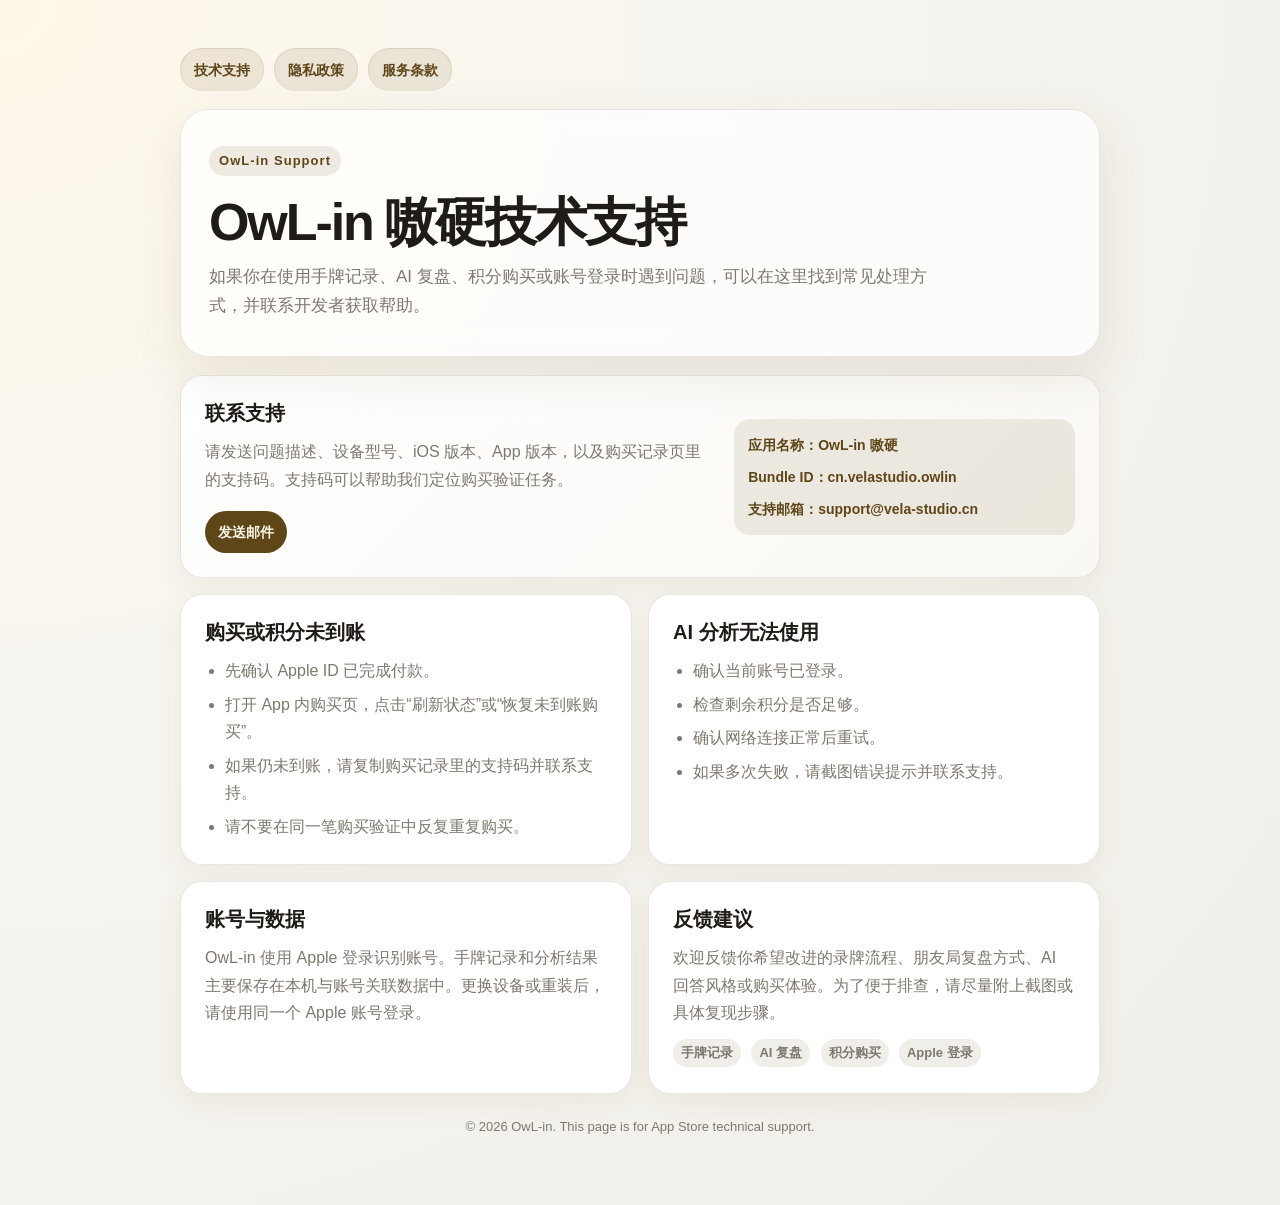
<file: index.html>
<!DOCTYPE html>
<html lang="zh-CN">
<head>
  <meta charset="UTF-8" />
  <meta name="viewport" content="width=device-width, initial-scale=1.0" />
  <title>OwL-in 嗷硬｜技术支持</title>
  <link rel="stylesheet" href="styles.css" />
</head>
<body>
  <main>
    <nav>
      <a href="index.html">技术支持</a>
      <a href="privacy.html">隐私政策</a>
      <a href="terms.html">服务条款</a>
    </nav>

    <header>
      <span class="eyebrow">OwL-in Support</span>
      <h1>OwL-in 嗷硬技术支持</h1>
      <p class="subtitle">如果你在使用手牌记录、AI 复盘、积分购买或账号登录时遇到问题，可以在这里找到常见处理方式，并联系开发者获取帮助。</p>
    </header>

    <div class="grid">
      <section class="wide card-row">
        <div>
          <h2>联系支持</h2>
          <p>请发送问题描述、设备型号、iOS 版本、App 版本，以及购买记录页里的支持码。支持码可以帮助我们定位购买验证任务。</p>
          <a class="button primary" href="mailto:support@vela-studio.cn?subject=OwL-in%20%E6%8A%80%E6%9C%AF%E6%94%AF%E6%8C%81">发送邮件</a>
        </div>
        <div class="meta">
          <span>应用名称：OwL-in 嗷硬</span>
          <span>Bundle ID：cn.velastudio.owlin</span>
          <span>支持邮箱：support@vela-studio.cn</span>
        </div>
      </section>

      <section>
        <h2>购买或积分未到账</h2>
        <ul>
          <li>先确认 Apple ID 已完成付款。</li>
          <li>打开 App 内购买页，点击“刷新状态”或“恢复未到账购买”。</li>
          <li>如果仍未到账，请复制购买记录里的支持码并联系支持。</li>
          <li>请不要在同一笔购买验证中反复重复购买。</li>
        </ul>
      </section>

      <section>
        <h2>AI 分析无法使用</h2>
        <ul>
          <li>确认当前账号已登录。</li>
          <li>检查剩余积分是否足够。</li>
          <li>确认网络连接正常后重试。</li>
          <li>如果多次失败，请截图错误提示并联系支持。</li>
        </ul>
      </section>

      <section>
        <h2>账号与数据</h2>
        <p>OwL-in 使用 Apple 登录识别账号。手牌记录和分析结果主要保存在本机与账号关联数据中。更换设备或重装后，请使用同一个 Apple 账号登录。</p>
      </section>

      <section>
        <h2>反馈建议</h2>
        <p>欢迎反馈你希望改进的录牌流程、朋友局复盘方式、AI 回答风格或购买体验。为了便于排查，请尽量附上截图或具体复现步骤。</p>
        <div>
          <span class="tag">手牌记录</span>
          <span class="tag">AI 复盘</span>
          <span class="tag">积分购买</span>
          <span class="tag">Apple 登录</span>
        </div>
      </section>
    </div>

    <footer>
      <p>© 2026 OwL-in. This page is for App Store technical support.</p>
    </footer>
  </main>
</body>
</html>
</file>
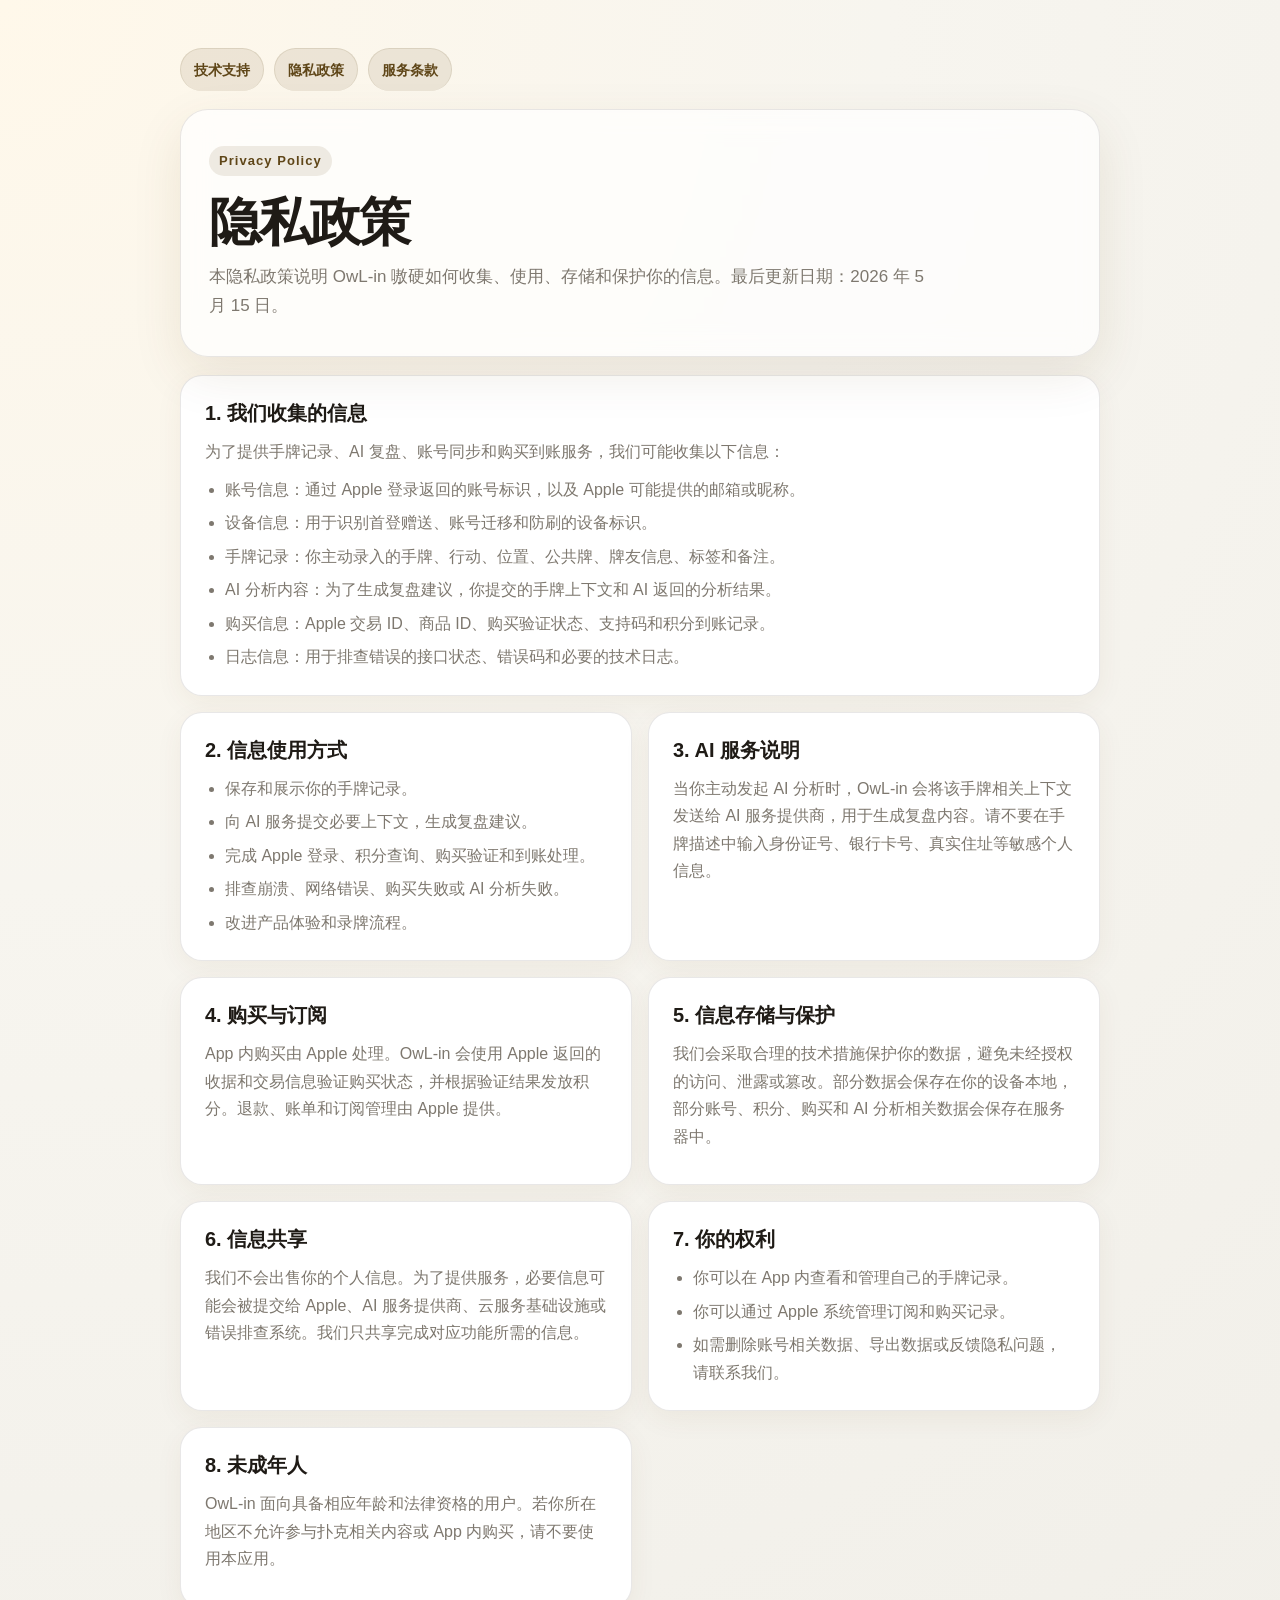
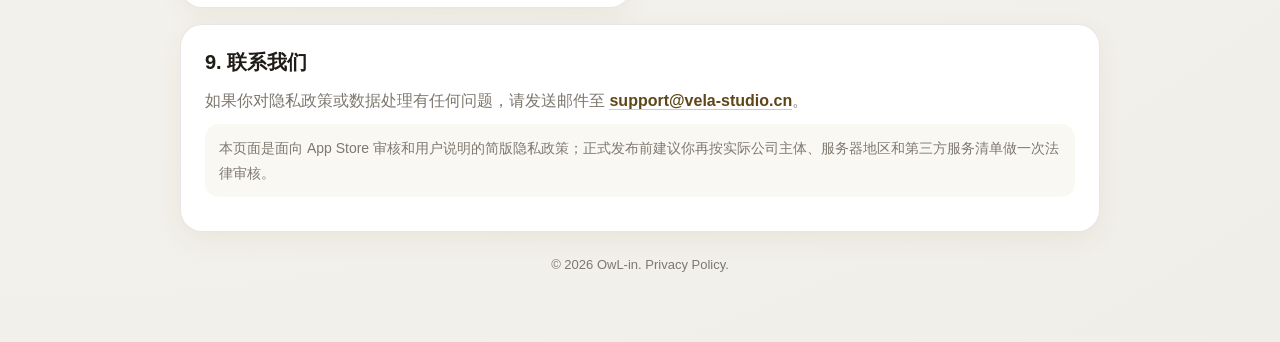
<file: privacy.html>
<!DOCTYPE html>
<html lang="zh-CN">
<head>
  <meta charset="UTF-8" />
  <meta name="viewport" content="width=device-width, initial-scale=1.0" />
  <title>OwL-in 嗷硬｜隐私政策</title>
  <link rel="stylesheet" href="styles.css" />
</head>
<body>
  <main>
    <nav>
      <a href="index.html">技术支持</a>
      <a href="privacy.html">隐私政策</a>
      <a href="terms.html">服务条款</a>
    </nav>

    <header>
      <span class="eyebrow">Privacy Policy</span>
      <h1>隐私政策</h1>
      <p class="subtitle">本隐私政策说明 OwL-in 嗷硬如何收集、使用、存储和保护你的信息。最后更新日期：2026 年 5 月 15 日。</p>
    </header>

    <div class="grid">
      <section class="wide">
        <h2>1. 我们收集的信息</h2>
        <p>为了提供手牌记录、AI 复盘、账号同步和购买到账服务，我们可能收集以下信息：</p>
        <ul>
          <li>账号信息：通过 Apple 登录返回的账号标识，以及 Apple 可能提供的邮箱或昵称。</li>
          <li>设备信息：用于识别首登赠送、账号迁移和防刷的设备标识。</li>
          <li>手牌记录：你主动录入的手牌、行动、位置、公共牌、牌友信息、标签和备注。</li>
          <li>AI 分析内容：为了生成复盘建议，你提交的手牌上下文和 AI 返回的分析结果。</li>
          <li>购买信息：Apple 交易 ID、商品 ID、购买验证状态、支持码和积分到账记录。</li>
          <li>日志信息：用于排查错误的接口状态、错误码和必要的技术日志。</li>
        </ul>
      </section>

      <section>
        <h2>2. 信息使用方式</h2>
        <ul>
          <li>保存和展示你的手牌记录。</li>
          <li>向 AI 服务提交必要上下文，生成复盘建议。</li>
          <li>完成 Apple 登录、积分查询、购买验证和到账处理。</li>
          <li>排查崩溃、网络错误、购买失败或 AI 分析失败。</li>
          <li>改进产品体验和录牌流程。</li>
        </ul>
      </section>

      <section>
        <h2>3. AI 服务说明</h2>
        <p>当你主动发起 AI 分析时，OwL-in 会将该手牌相关上下文发送给 AI 服务提供商，用于生成复盘内容。请不要在手牌描述中输入身份证号、银行卡号、真实住址等敏感个人信息。</p>
      </section>

      <section>
        <h2>4. 购买与订阅</h2>
        <p>App 内购买由 Apple 处理。OwL-in 会使用 Apple 返回的收据和交易信息验证购买状态，并根据验证结果发放积分。退款、账单和订阅管理由 Apple 提供。</p>
      </section>

      <section>
        <h2>5. 信息存储与保护</h2>
        <p>我们会采取合理的技术措施保护你的数据，避免未经授权的访问、泄露或篡改。部分数据会保存在你的设备本地，部分账号、积分、购买和 AI 分析相关数据会保存在服务器中。</p>
      </section>

      <section>
        <h2>6. 信息共享</h2>
        <p>我们不会出售你的个人信息。为了提供服务，必要信息可能会被提交给 Apple、AI 服务提供商、云服务基础设施或错误排查系统。我们只共享完成对应功能所需的信息。</p>
      </section>

      <section>
        <h2>7. 你的权利</h2>
        <ul>
          <li>你可以在 App 内查看和管理自己的手牌记录。</li>
          <li>你可以通过 Apple 系统管理订阅和购买记录。</li>
          <li>如需删除账号相关数据、导出数据或反馈隐私问题，请联系我们。</li>
        </ul>
      </section>

      <section>
        <h2>8. 未成年人</h2>
        <p>OwL-in 面向具备相应年龄和法律资格的用户。若你所在地区不允许参与扑克相关内容或 App 内购买，请不要使用本应用。</p>
      </section>

      <section class="wide">
        <h2>9. 联系我们</h2>
        <p>如果你对隐私政策或数据处理有任何问题，请发送邮件至 <a href="mailto:support@vela-studio.cn">support@vela-studio.cn</a>。</p>
        <p class="note">本页面是面向 App Store 审核和用户说明的简版隐私政策；正式发布前建议你再按实际公司主体、服务器地区和第三方服务清单做一次法律审核。</p>
      </section>
    </div>

    <footer>
      <p>© 2026 OwL-in. Privacy Policy.</p>
    </footer>
  </main>
</body>
</html>
</file>
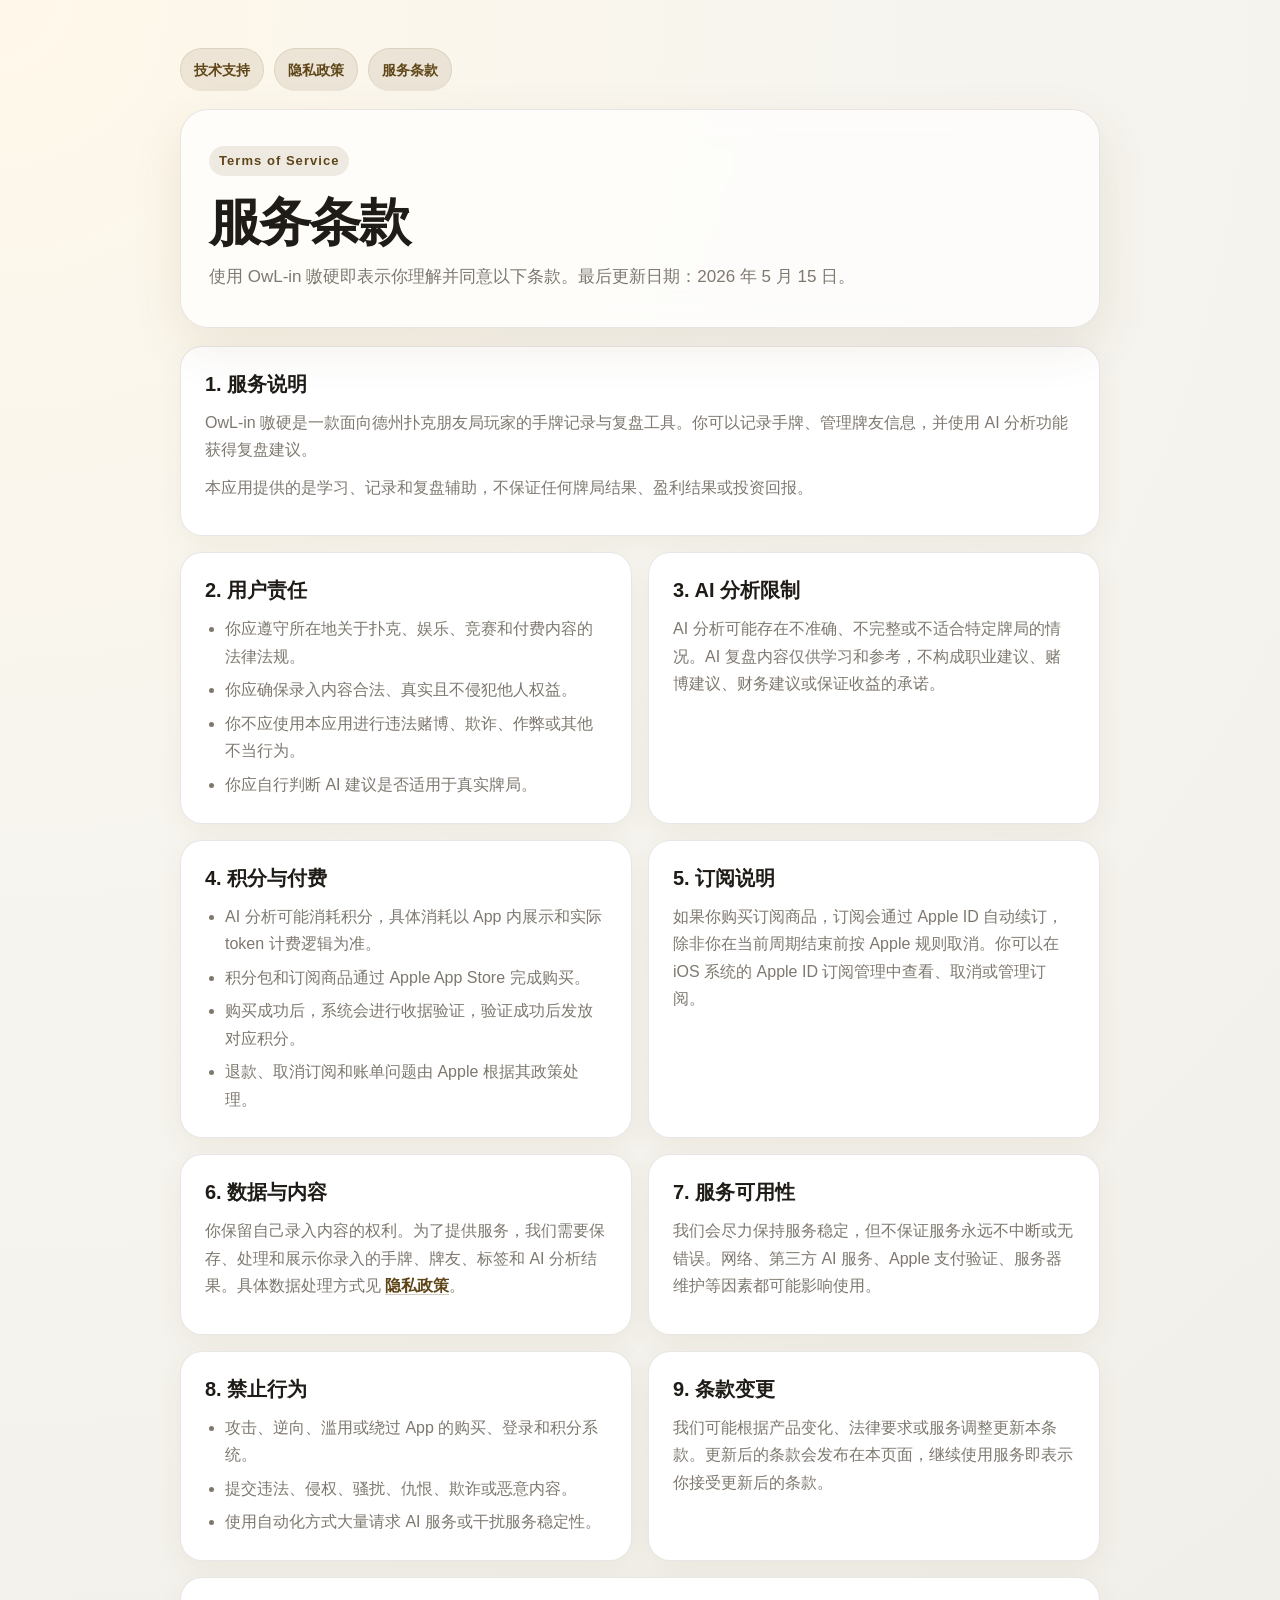
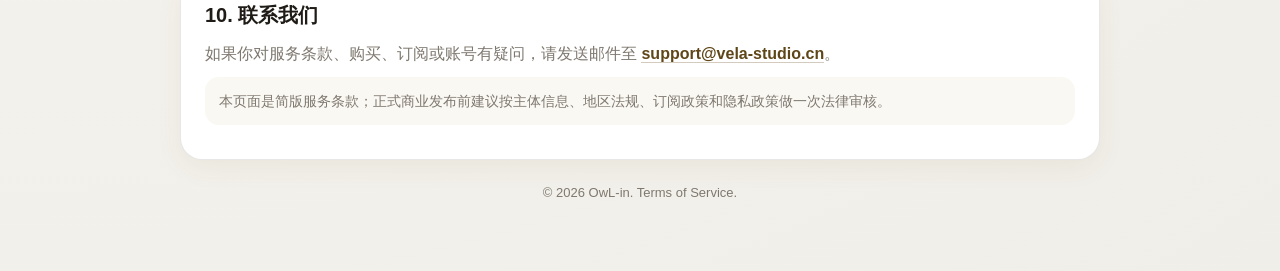
<file: terms.html>
<!DOCTYPE html>
<html lang="zh-CN">
<head>
  <meta charset="UTF-8" />
  <meta name="viewport" content="width=device-width, initial-scale=1.0" />
  <title>OwL-in 嗷硬｜服务条款</title>
  <link rel="stylesheet" href="styles.css" />
</head>
<body>
  <main>
    <nav>
      <a href="index.html">技术支持</a>
      <a href="privacy.html">隐私政策</a>
      <a href="terms.html">服务条款</a>
    </nav>

    <header>
      <span class="eyebrow">Terms of Service</span>
      <h1>服务条款</h1>
      <p class="subtitle">使用 OwL-in 嗷硬即表示你理解并同意以下条款。最后更新日期：2026 年 5 月 15 日。</p>
    </header>

    <div class="grid">
      <section class="wide">
        <h2>1. 服务说明</h2>
        <p>OwL-in 嗷硬是一款面向德州扑克朋友局玩家的手牌记录与复盘工具。你可以记录手牌、管理牌友信息，并使用 AI 分析功能获得复盘建议。</p>
        <p>本应用提供的是学习、记录和复盘辅助，不保证任何牌局结果、盈利结果或投资回报。</p>
      </section>

      <section>
        <h2>2. 用户责任</h2>
        <ul>
          <li>你应遵守所在地关于扑克、娱乐、竞赛和付费内容的法律法规。</li>
          <li>你应确保录入内容合法、真实且不侵犯他人权益。</li>
          <li>你不应使用本应用进行违法赌博、欺诈、作弊或其他不当行为。</li>
          <li>你应自行判断 AI 建议是否适用于真实牌局。</li>
        </ul>
      </section>

      <section>
        <h2>3. AI 分析限制</h2>
        <p>AI 分析可能存在不准确、不完整或不适合特定牌局的情况。AI 复盘内容仅供学习和参考，不构成职业建议、赌博建议、财务建议或保证收益的承诺。</p>
      </section>

      <section>
        <h2>4. 积分与付费</h2>
        <ul>
          <li>AI 分析可能消耗积分，具体消耗以 App 内展示和实际 token 计费逻辑为准。</li>
          <li>积分包和订阅商品通过 Apple App Store 完成购买。</li>
          <li>购买成功后，系统会进行收据验证，验证成功后发放对应积分。</li>
          <li>退款、取消订阅和账单问题由 Apple 根据其政策处理。</li>
        </ul>
      </section>

      <section>
        <h2>5. 订阅说明</h2>
        <p>如果你购买订阅商品，订阅会通过 Apple ID 自动续订，除非你在当前周期结束前按 Apple 规则取消。你可以在 iOS 系统的 Apple ID 订阅管理中查看、取消或管理订阅。</p>
      </section>

      <section>
        <h2>6. 数据与内容</h2>
        <p>你保留自己录入内容的权利。为了提供服务，我们需要保存、处理和展示你录入的手牌、牌友、标签和 AI 分析结果。具体数据处理方式见 <a href="privacy.html">隐私政策</a>。</p>
      </section>

      <section>
        <h2>7. 服务可用性</h2>
        <p>我们会尽力保持服务稳定，但不保证服务永远不中断或无错误。网络、第三方 AI 服务、Apple 支付验证、服务器维护等因素都可能影响使用。</p>
      </section>

      <section>
        <h2>8. 禁止行为</h2>
        <ul>
          <li>攻击、逆向、滥用或绕过 App 的购买、登录和积分系统。</li>
          <li>提交违法、侵权、骚扰、仇恨、欺诈或恶意内容。</li>
          <li>使用自动化方式大量请求 AI 服务或干扰服务稳定性。</li>
        </ul>
      </section>

      <section>
        <h2>9. 条款变更</h2>
        <p>我们可能根据产品变化、法律要求或服务调整更新本条款。更新后的条款会发布在本页面，继续使用服务即表示你接受更新后的条款。</p>
      </section>

      <section class="wide">
        <h2>10. 联系我们</h2>
        <p>如果你对服务条款、购买、订阅或账号有疑问，请发送邮件至 <a href="mailto:support@vela-studio.cn">support@vela-studio.cn</a>。</p>
        <p class="note">本页面是简版服务条款；正式商业发布前建议按主体信息、地区法规、订阅政策和隐私政策做一次法律审核。</p>
      </section>
    </div>

    <footer>
      <p>© 2026 OwL-in. Terms of Service.</p>
    </footer>
  </main>
</body>
</html>
</file>
<file: styles.css>
:root {
  color-scheme: light;
  --bg: #f7f5ef;
  --card: #ffffff;
  --surface: #faf8f3;
  --text: #1f1b16;
  --muted: #7e786f;
  --faint: #aaa49a;
  --border: rgba(31, 27, 22, 0.1);
  --accent: #5f4618;
  --accent-soft: rgba(95, 70, 24, 0.1);
  --green: #4f9d73;
  --red: #c85f55;
}

* {
  box-sizing: border-box;
}

body {
  margin: 0;
  background: radial-gradient(circle at top left, #fff8ea 0, var(--bg) 38%, #f0eee8 100%);
  color: var(--text);
  font-family: -apple-system, BlinkMacSystemFont, "SF Pro Text", "PingFang SC", "Noto Sans SC", "Microsoft YaHei", sans-serif;
  line-height: 1.72;
}

main {
  width: min(920px, calc(100% - 32px));
  margin: 0 auto;
  padding: 48px 0 56px;
}

header {
  padding: 36px 28px;
  border: 1px solid var(--border);
  border-radius: 28px;
  background: rgba(255, 255, 255, 0.72);
  box-shadow: 0 18px 50px rgba(95, 70, 24, 0.1);
  backdrop-filter: blur(14px);
}

nav {
  display: flex;
  flex-wrap: wrap;
  gap: 10px;
  margin-bottom: 18px;
}

nav a,
.button {
  display: inline-flex;
  width: fit-content;
  align-items: center;
  padding: 9px 13px;
  border-radius: 999px;
  background: var(--accent-soft);
  color: var(--accent);
  border: 1px solid rgba(95, 70, 24, 0.12);
  font-size: 14px;
  font-weight: 800;
  text-decoration: none;
}

.button.primary {
  margin-top: 8px;
  background: var(--accent);
  color: #fff8ea;
  border: 0;
}

.eyebrow {
  display: inline-flex;
  align-items: center;
  padding: 4px 10px;
  border-radius: 999px;
  background: var(--accent-soft);
  color: var(--accent);
  font-size: 13px;
  font-weight: 800;
  letter-spacing: 0.08em;
}

h1 {
  margin: 18px 0 10px;
  font-size: clamp(32px, 6vw, 52px);
  line-height: 1.1;
  letter-spacing: -0.04em;
}

h2 {
  margin: 0 0 12px;
  font-size: 20px;
  line-height: 1.3;
}

h3 {
  margin: 22px 0 8px;
  font-size: 17px;
}

.subtitle {
  max-width: 720px;
  margin: 0;
  color: var(--muted);
  font-size: 17px;
}

.grid {
  display: grid;
  grid-template-columns: repeat(2, minmax(0, 1fr));
  gap: 16px;
  margin-top: 18px;
}

section {
  padding: 24px;
  border: 1px solid var(--border);
  border-radius: 22px;
  background: var(--card);
  box-shadow: 0 8px 28px rgba(95, 70, 24, 0.06);
}

section.wide {
  grid-column: 1 / -1;
}

p {
  margin: 0 0 10px;
  color: var(--muted);
}

ul {
  margin: 0;
  padding-left: 20px;
  color: var(--muted);
}

li + li {
  margin-top: 6px;
}

a {
  color: var(--accent);
  font-weight: 800;
  text-decoration: none;
  border-bottom: 1px solid rgba(95, 70, 24, 0.28);
}

nav a,
.button {
  border-bottom: 0;
}

.meta {
  display: grid;
  gap: 8px;
  padding: 14px;
  border-radius: 16px;
  background: var(--accent-soft);
  color: var(--accent);
  font-size: 14px;
  font-weight: 700;
}

.card-row {
  display: grid;
  grid-template-columns: 1.2fr 0.8fr;
  gap: 18px;
  align-items: center;
  background: linear-gradient(135deg, #ffffff 0%, var(--surface) 100%);
}

.tag {
  display: inline-block;
  margin: 2px 6px 2px 0;
  padding: 3px 8px;
  border-radius: 999px;
  background: #f0eee8;
  color: var(--muted);
  font-size: 13px;
  font-weight: 700;
}

.note {
  padding: 12px 14px;
  border-radius: 14px;
  background: var(--surface);
  color: var(--muted);
  font-size: 14px;
}

.warning {
  color: var(--red);
  font-weight: 800;
}

footer {
  margin-top: 22px;
  text-align: center;
  color: var(--faint);
  font-size: 13px;
}

@media (max-width: 720px) {
  main {
    width: min(100% - 24px, 920px);
    padding-top: 24px;
  }

  header,
  section {
    padding: 22px;
  }

  .grid,
  .card-row {
    grid-template-columns: 1fr;
  }
}
</file>
